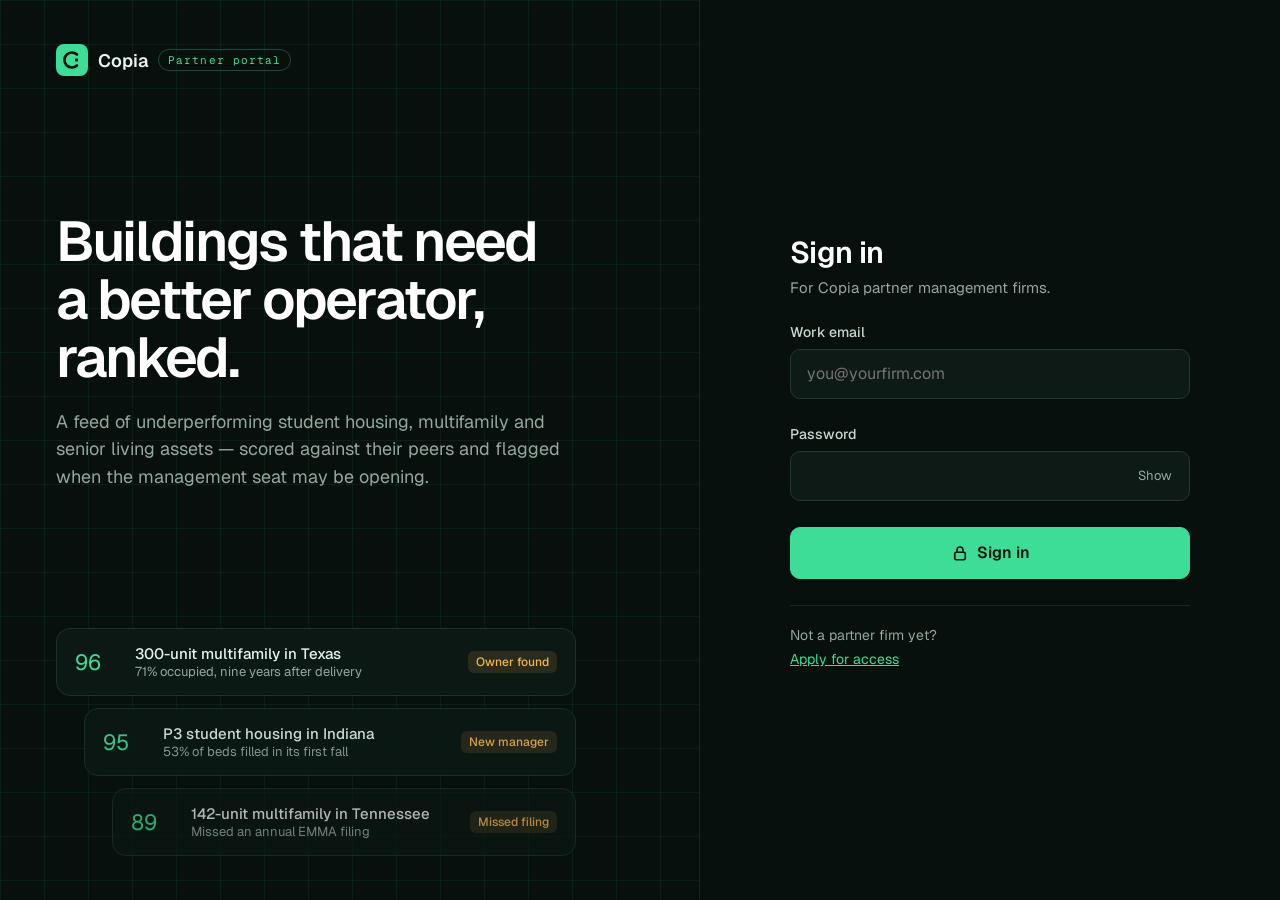
<file: portal.html>
<!doctype html>
<html lang="en">
<head>
<meta charset="utf-8">
<meta name="viewport" content="width=device-width, initial-scale=1">
<meta name="robots" content="noindex, nofollow">
<title>Copia Partner Portal</title>
<link rel="icon" href="assets/logo.svg" type="image/svg+xml">
<link rel="preconnect" href="https://fonts.googleapis.com">
<link rel="preconnect" href="https://fonts.gstatic.com" crossorigin>
<link href="https://fonts.googleapis.com/css2?family=Geist:wght@400;500;600;700&family=Geist+Mono:wght@400;500&display=swap" rel="stylesheet">
<link rel="stylesheet" href="assets/portal.css">
</head>
<body>

<!-- ============ LOGIN ============ -->
<div id="login-view" class="login">
  <div class="login-brand">
    <a class="logo" href="index.html">
      <svg width="32" height="32" viewBox="0 0 32 32" aria-hidden="true"><rect width="32" height="32" rx="8" fill="#3DDC97"/><path d="M21 10.5a7.5 7.5 0 1 0 0 11" fill="none" stroke="#07100C" stroke-width="2.6" stroke-linecap="round"/><rect x="19" y="14.5" width="3" height="3" rx=".8" fill="#07100C"/></svg>
      <b>Copia</b><span class="tagline">Partner portal</span>
    </a>
    <div>
      <h1>Buildings that need a better operator, ranked.</h1>
      <p class="sub">A feed of underperforming student housing, multifamily and senior living assets — scored against their peers and flagged when the management seat may be opening.</p>
    </div>
    <div class="teasers" aria-hidden="true">
      <div class="teaser"><span class="score">96</span><div style="flex:1;min-width:0"><div class="t1">300-unit multifamily in Texas</div><div class="t2">71% occupied, nine years after delivery</div></div><span class="badge amber">Owner found</span></div>
      <div class="teaser"><span class="score">95</span><div style="flex:1;min-width:0"><div class="t1">P3 student housing in Indiana</div><div class="t2">53% of beds filled in its first fall</div></div><span class="badge amber">New manager</span></div>
      <div class="teaser"><span class="score">89</span><div style="flex:1;min-width:0"><div class="t1">142-unit multifamily in Tennessee</div><div class="t2">Missed an annual EMMA filing</div></div><span class="badge amber">Missed filing</span></div>
    </div>
  </div>
  <div class="login-side">
    <form class="login-card" id="login-form" novalidate>
      <div>
        <h2>Sign in</h2>
        <p class="hint">For Copia partner management firms.</p>
      </div>
      <div class="f">
        <label for="email">Work email</label>
        <input class="in" id="email" name="email" type="email" autocomplete="username" placeholder="you@yourfirm.com" required>
      </div>
      <div class="f">
        <label for="password">Password</label>
        <div class="pw-wrap">
          <input class="in" id="password" name="password" type="password" autocomplete="current-password" required aria-describedby="login-err">
          <button type="button" class="pw-toggle" id="pw-toggle" aria-controls="password">Show</button>
        </div>
      </div>
      <p class="err" id="login-err" role="alert" hidden></p>
      <button type="submit" class="btn btn-mint" id="login-btn">
        <svg width="18" height="18" viewBox="0 0 24 24" fill="none" stroke="currentColor" stroke-width="2.2" stroke-linecap="round" aria-hidden="true"><rect x="5" y="11" width="14" height="10" rx="2"/><path d="M8 11V8a4 4 0 0 1 8 0v3"/></svg>
        <span>Sign in</span>
      </button>
      <div class="login-foot">
        <span>Not a partner firm yet?</span>
        <a href="index.html#managers">Apply for access</a>
      </div>
    </form>
  </div>
</div>

<!-- ============ APP ============ -->
<div id="app-view" hidden>
  <header class="top">
    <div class="top-in">
      <a class="logo" href="index.html" title="Copia Rentals home">
        <svg width="30" height="30" viewBox="0 0 32 32" aria-hidden="true"><rect width="32" height="32" rx="8" fill="#3DDC97"/><path d="M21 10.5a7.5 7.5 0 1 0 0 11" fill="none" stroke="#07100C" stroke-width="2.6" stroke-linecap="round"/><rect x="19" y="14.5" width="3" height="3" rx=".8" fill="#07100C"/></svg>
        <b>Copia</b><span class="tagline">Lead feed</span>
      </a>
      <div class="search">
        <label for="q" class="sr">Search leads</label>
        <svg width="18" height="18" viewBox="0 0 24 24" fill="none" stroke="#93A89E" stroke-width="2" stroke-linecap="round" aria-hidden="true"><circle cx="11" cy="11" r="7"/><path d="M20 20l-3.5-3.5"/></svg>
        <input class="in" id="q" type="search" placeholder="Search property, owner, manager, issuer, CUSIP…" autocomplete="off">
      </div>
      <div class="top-right">
        <span class="who" id="who"></span>
        <button class="btn" id="export-btn" type="button">
          <svg width="16" height="16" viewBox="0 0 24 24" fill="none" stroke="currentColor" stroke-width="2" stroke-linecap="round" stroke-linejoin="round" aria-hidden="true"><path d="M12 4v11M7 10l5 5 5-5M5 20h14"/></svg>Export CSV</button>
        <button class="btn" id="logout-btn" type="button">Log out</button>
      </div>
    </div>
  </header>

  <main class="main">
    <div class="tabs" role="tablist" aria-label="Lead views">
      <button class="tab" role="tab" data-tab="all" aria-selected="true">All leads <span class="ct" id="ct-all">0</span></button>
      <button class="tab" role="tab" data-tab="watch" aria-selected="false">Watchlist <span class="ct" id="ct-watch">0</span></button>
      <button class="tab" role="tab" data-tab="req" aria-selected="false">Intros requested <span class="ct" id="ct-req">0</span></button>
    </div>

    <div class="kpis">
      <div class="kpi"><span>Leads in view</span><strong id="k-count">0</strong></div>
      <div class="kpi m"><span>Avg. opportunity score</span><strong id="k-avg">0</strong></div>
      <div class="kpi a"><span>Management seat may be opening</span><strong id="k-open">0</strong></div>
      <div class="kpi"><span>Owners researched</span><strong id="k-units">0</strong></div>
    </div>

    <div class="body">
      <aside class="filters" aria-label="Filters"><details id="f-details" open><summary class="f-sum">Filters &amp; sort <span id="f-active"></span></summary><div class="f-inner">
        <div class="fl"><span class="fl-h" id="h-sector">Asset class</span><div class="chips" id="f-sector" role="group" aria-labelledby="h-sector"></div></div>
        <div class="fl"><span class="fl-h" id="h-seat">Management seat</span><div class="chips" id="f-seat" role="group" aria-labelledby="h-seat"></div></div>
        <div class="fl"><span class="fl-h" id="h-status">Property status</span><div class="chips" id="f-status" role="group" aria-labelledby="h-status"></div></div>
        <div class="fl"><label class="fl-h" for="f-state">State</label><select class="sel" id="f-state"><option value="">All states</option></select></div>
        <div class="fl"><label class="fl-h" for="f-min">Minimum opportunity score</label><div class="range"><input type="range" id="f-min" min="0" max="100" step="5" value="0"><output id="f-min-out" for="f-min">0</output></div></div>
        <div class="fl"><label class="fl-h" for="f-sort">Sort by</label>
          <select class="sel" id="f-sort">
            <option value="opp">Opportunity score (high first)</option>
            <option value="perf">Performance score (low first)</option>
            <option value="gap">Occupancy gap vs. peers (worst first)</option>
            <option value="expiry">Agreement expiry (soonest first)</option>
            <option value="occ">Occupancy (lowest first)</option>
            <option value="size">Size (largest first)</option>
          </select></div>
        <div class="fl">
          <label class="check"><input type="checkbox" id="f-stale">Hide data older than 2 years</label>
          <label class="check"><input type="checkbox" id="f-named">Only named properties</label>
          <label class="check"><input type="checkbox" id="f-res">Only researched owners</label>
        </div>
        <button class="link-btn" id="reset-btn" type="button">Reset filters</button>
        <p class="note" id="source-note">Scores come from public municipal bond disclosures (EMMA), benchmarked against sector peers. Opportunity combines room to improve with signals that the management seat may open.</p>
      </div></details></aside>

      <section class="list" aria-label="Leads">
        <div class="list-head"><span id="list-summary"></span></div>
        <div id="rows" style="display:flex;flex-direction:column;gap:8px"></div>
        <div class="empty" id="empty" hidden></div>
        <button class="btn more" id="more-btn" type="button" hidden>Show more</button>
      </section>

      <div class="detail-placeholder" id="detail-ph">Select a lead to see its scores, the current manager, agreement status and how to request an introduction.</div>
      <div class="backdrop" id="backdrop" hidden></div>
      <aside class="detail" id="detail" aria-label="Lead detail" hidden tabindex="-1"></aside>
    </div>
  </main>
</div>

<div class="toast" id="toast" role="status" aria-live="polite" hidden></div>

<script src="assets/config.js"></script>
<script src="data/leads.enc.js"></script>
<script src="assets/portal.js"></script>
</body>
</html>
</file>
<file: assets/portal.css>
:root{
  --bg:#07100C; --s1:#0B1612; --s2:#0D1A15; --s3:#12231C;
  --line:#1A2C24; --line-2:#23392F; --line-3:#2C4A3C;
  --text:#EAF2EE; --text-2:#C9D8D0; --muted:#93A89E; --muted-2:#7F948A;
  --mint:#3DDC97; --mint-2:#8CF0C4; --mint-ink:#04130C; --amber:#F5B454; --red:#FF8A7A;
  --font:"Geist",Inter,system-ui,-apple-system,"Segoe UI",sans-serif;
  --mono:"Geist Mono",ui-monospace,SFMono-Regular,Menlo,monospace;
}
*{box-sizing:border-box}
html,body{margin:0;background:var(--bg);color:var(--text);font-family:var(--font);-webkit-font-smoothing:antialiased}
body{min-height:100vh}
a{color:var(--mint)}a:hover{color:var(--mint-2)}
button,input,select{font:inherit}
:focus-visible{outline:2px solid var(--mint);outline-offset:2px}
[hidden]{display:none !important}
.sr{position:absolute;width:1px;height:1px;overflow:hidden;clip:rect(0 0 0 0);white-space:nowrap}
.num{font-family:var(--mono);font-variant-numeric:tabular-nums}

/* ---------- login ---------- */
.login{display:flex;flex-wrap:wrap;min-height:100vh}
.login-brand{flex:1 1 560px;min-width:0;padding:44px clamp(24px,5vw,56px);display:flex;flex-direction:column;justify-content:space-between;gap:48px;border-right:1px solid #16271F;
  background-image:linear-gradient(rgba(61,220,151,.07) 1px,transparent 1px),linear-gradient(90deg,rgba(61,220,151,.07) 1px,transparent 1px);background-size:44px 44px}
.logo{display:flex;align-items:center;gap:10px;text-decoration:none;color:var(--text)}
.logo b{font-weight:600;font-size:18px}
.logo .tagline{font-family:var(--mono);font-size:11px;letter-spacing:.1em;color:var(--mint);border:1px solid #1F4A37;border-radius:999px;padding:3px 9px}
.login-brand h1{margin:0;font-size:clamp(38px,4.6vw,56px);line-height:1.04;letter-spacing:-.035em;font-weight:600;color:#fff;max-width:13ch}
.login-brand .sub{margin:20px 0 0;font-size:18px;line-height:1.55;color:var(--muted);max-width:30em}
.teasers{display:flex;flex-direction:column;gap:12px;max-width:520px}
.teaser{display:flex;align-items:center;gap:16px;background:rgba(13,26,21,.92);border:1px solid #1E3229;border-radius:14px;padding:15px 18px}
.teaser:nth-child(2){margin-left:28px;opacity:.88}.teaser:nth-child(3){margin-left:56px;opacity:.74}
.teaser .score{font-family:var(--mono);font-size:22px;color:var(--mint);width:44px}
.teaser .t1{font-size:15px;font-weight:500}.teaser .t2{font-size:13px;color:var(--muted)}
.badge{font-size:12px;font-weight:500;border-radius:6px;padding:3px 8px;white-space:nowrap}
.badge.amber{color:var(--amber);background:rgba(245,180,84,.12)}
.badge.red{color:var(--red);background:rgba(255,138,122,.12)}
.badge.outline{color:var(--muted);border:1px solid var(--line-2);padding:2px 8px}
.badge.mint{color:var(--mint-ink);background:var(--mint)}
.login-side{flex:1 1 440px;min-width:0;display:flex;align-items:center;justify-content:center;padding:48px 24px}
.login-card{width:100%;max-width:400px;display:flex;flex-direction:column;gap:26px}
.login-card h2{margin:0;font-size:30px;letter-spacing:-.02em;font-weight:600;color:#fff}
.login-card .hint{margin:6px 0 0;font-size:15px;color:var(--muted)}
.f{display:flex;flex-direction:column;gap:8px}
.f label{font-size:14px;font-weight:500;color:var(--text-2)}
.in{min-height:50px;padding:0 16px;background:var(--s2);border:1px solid var(--line-2);border-radius:10px;color:var(--text);font-size:16px;width:100%}
.in:focus{outline:none;border-color:var(--mint);box-shadow:0 0 0 3px rgba(61,220,151,.18)}
.in[aria-invalid="true"]{border-color:var(--red)}
.pw-wrap{position:relative}.pw-wrap .in{padding-right:76px}
.pw-toggle{position:absolute;right:6px;top:6px;height:38px;padding:0 12px;border:0;border-radius:8px;background:transparent;color:var(--muted);cursor:pointer;font-size:13px}
.pw-toggle:hover{color:var(--text)}
.err{margin:0;font-size:14px;color:var(--red);display:flex;gap:8px;align-items:center}
.btn{display:inline-flex;align-items:center;justify-content:center;gap:8px;min-height:44px;padding:0 16px;border-radius:10px;border:1px solid var(--line-2);background:transparent;color:var(--text);cursor:pointer;font-size:14px;text-decoration:none;white-space:nowrap}
.btn:hover{border-color:var(--line-3);background:var(--s2);color:var(--text)}
.btn-mint{background:var(--mint);border-color:var(--mint);color:var(--mint-ink);font-weight:600;font-size:16px;min-height:52px}
.btn-mint:hover{background:var(--mint-2);border-color:var(--mint-2);color:var(--mint-ink)}
.btn-mint[disabled]{opacity:.7;cursor:progress}
.login-foot{border-top:1px solid #16271F;padding-top:20px;font-size:14px;color:var(--muted);display:flex;flex-direction:column;gap:6px}
.spin{width:16px;height:16px;border:2px solid rgba(4,19,12,.3);border-top-color:var(--mint-ink);border-radius:50%;animation:sp .7s linear infinite}
@keyframes sp{to{transform:rotate(360deg)}}
@media (prefers-reduced-motion:reduce){.spin{animation-duration:2s}}

/* ---------- app ---------- */
.top{position:sticky;top:0;z-index:30;background:rgba(7,16,12,.94);backdrop-filter:blur(8px);border-bottom:1px solid #16271F}
.top-in{max-width:1560px;margin:0 auto;padding:12px 24px;display:flex;flex-wrap:wrap;align-items:center;gap:14px 20px}
.top .logo .tagline{border:0;padding:0}
.search{flex:1 1 300px;min-width:0;max-width:560px;position:relative}
.search svg{position:absolute;left:14px;top:13px;pointer-events:none}
.search .in{min-height:44px;padding-left:42px;font-size:15px}
.top-right{display:flex;align-items:center;gap:10px;margin-left:auto;flex-wrap:wrap}
.who{font-size:14px;color:var(--muted);max-width:220px;overflow:hidden;text-overflow:ellipsis;white-space:nowrap}

.main{max-width:1560px;margin:0 auto;padding:22px 24px 60px;display:flex;flex-direction:column;gap:20px}
.tabs{display:flex;gap:4px;border-bottom:1px solid var(--line);overflow-x:auto}
.tab{min-height:44px;padding:0 16px;border:0;background:transparent;color:var(--muted);cursor:pointer;border-bottom:2px solid transparent;margin-bottom:-1px;font-size:15px;white-space:nowrap;display:flex;align-items:center;gap:8px}
.tab:hover{color:var(--text)}
.tab[aria-selected="true"]{color:#fff;border-bottom-color:var(--mint)}
.tab .ct{font-family:var(--mono);font-size:12px;color:var(--muted);background:var(--s3);border-radius:999px;padding:1px 8px}

.kpis{display:grid;grid-template-columns:repeat(auto-fit,minmax(150px,1fr));gap:12px}
@media (max-width:520px){.kpi strong{font-size:24px}.kpi{padding:14px}}
.kpi{background:var(--s2);border:1px solid #1E3229;border-radius:14px;padding:16px 18px;display:flex;flex-direction:column;gap:4px}
.kpi span{font-size:13px;color:var(--muted)}
.kpi strong{font-family:var(--mono);font-size:30px;font-weight:500;color:#fff;line-height:1.2}
.kpi.m strong{color:var(--mint)}.kpi.a strong{color:var(--amber)}

.body{display:flex;flex-wrap:wrap;gap:20px;align-items:flex-start}
.filters{flex:0 1 260px;min-width:240px;display:flex;flex-direction:column;gap:22px;background:var(--s2);border:1px solid #1E3229;border-radius:16px;padding:20px;position:sticky;top:84px;max-height:calc(100vh - 100px);overflow:auto}
.fl{display:flex;flex-direction:column;gap:10px}
.fl-h{font-size:13px;font-weight:500;color:var(--muted)}
.chips{display:flex;flex-wrap:wrap;gap:8px}
.chip{min-height:36px;padding:0 13px;border-radius:999px;border:1px solid var(--line-2);background:transparent;color:var(--text-2);cursor:pointer;font-size:13px}
.chip:hover{border-color:var(--mint)}
.chip[aria-pressed="true"]{border-color:var(--mint);background:rgba(61,220,151,.14);color:var(--mint-2)}
.sel{min-height:44px;padding:0 12px;background:var(--s1);border:1px solid var(--line-2);border-radius:10px;color:var(--text);font-size:14px;width:100%}
.range{display:flex;align-items:center;gap:12px}
.range input{flex:1;accent-color:var(--mint)}
.range output{font-family:var(--mono);font-size:14px;width:28px;text-align:right}
.check{display:flex;align-items:center;gap:10px;min-height:36px;font-size:14px;color:var(--text-2);cursor:pointer}
.check input{width:18px;height:18px;accent-color:var(--mint)}
.note{margin:0;font-size:12px;line-height:1.5;color:var(--muted-2)}
.link-btn{background:none;border:0;color:var(--mint);cursor:pointer;padding:0;font-size:13px;text-align:left}

.list{flex:999 1 560px;min-width:0;display:flex;flex-direction:column;gap:8px}
.list-head{display:flex;justify-content:space-between;align-items:center;gap:12px;font-size:14px;color:var(--muted);padding:0 2px 4px}
.row{width:100%;text-align:left;color:inherit;cursor:pointer;display:grid;grid-template-columns:58px minmax(0,1fr) minmax(280px,340px) 44px;align-items:center;gap:18px;padding:14px 16px 14px 18px;border-radius:14px;border:1px solid var(--line);background:var(--s1)}
.row:hover{border-color:var(--line-3);background:#0F1F19}
.row[aria-current="true"]{border-color:var(--mint);background:#10221B}
.row-main{min-width:0;display:flex;flex-direction:column;gap:5px}
.row-title{display:flex;flex-wrap:wrap;align-items:center;gap:8px}
.row-title b{font-size:16px;font-weight:600;color:#fff}
.row-title b.dim{color:var(--text-2);font-weight:500}
.meta{font-size:13px;color:var(--muted)}
.metrics{display:grid;grid-template-columns:92px 76px minmax(0,1fr);gap:12px}
.metric{display:flex;flex-direction:column;gap:2px;min-width:0}
.metric span{font-size:11px;color:var(--muted-2)}
.metric b{font-weight:400;font-size:15px;color:var(--text);white-space:nowrap;overflow:hidden;text-overflow:ellipsis}
.metric b.txt{font-family:var(--font);font-size:14px}
.star{width:44px;height:44px;border-radius:10px;border:1px solid transparent;background:transparent;color:var(--muted);cursor:pointer;display:flex;align-items:center;justify-content:center}
.star:hover{border-color:var(--line-2);color:var(--text)}
.star[aria-pressed="true"]{color:var(--amber)}
.star[aria-pressed="true"] svg{fill:var(--amber)}
@media (max-width:820px){
  .row{grid-template-columns:52px minmax(0,1fr) 44px}
  .row .metrics{grid-column:1/-1;grid-row:2;grid-template-columns:96px 92px minmax(0,1fr)}
  .row .star{grid-column:3;grid-row:1;align-self:start}
}
.empty{border:1px dashed var(--line-2);border-radius:16px;padding:44px 24px;text-align:center;color:var(--muted);display:flex;flex-direction:column;gap:12px;align-items:center}
.more{align-self:center;margin-top:8px}

/* detail */
.detail{flex:0 1 460px;max-width:500px;min-width:340px;position:sticky;top:84px;max-height:calc(100vh - 100px);overflow:auto;background:var(--s2);border:1px solid var(--line-2);border-radius:18px;padding:24px;display:flex;flex-direction:column;gap:20px}
.detail-placeholder{flex:0 1 320px;max-width:380px;min-width:280px;position:sticky;top:84px;border:1px dashed var(--line-2);border-radius:18px;padding:32px 24px;color:var(--muted);font-size:15px;line-height:1.55}
.d-head{display:flex;justify-content:space-between;align-items:flex-start;gap:12px}
.d-kicker{font-family:var(--mono);font-size:12px;color:var(--mint)}
.d-head h2{margin:6px 0 4px;font-size:22px;line-height:1.2;font-weight:600;color:#fff}
.icon-btn{flex:none;width:44px;height:44px;border-radius:10px;border:1px solid var(--line-2);background:transparent;color:var(--muted);cursor:pointer;display:flex;align-items:center;justify-content:center}
.icon-btn:hover{color:var(--text);border-color:var(--line-3)}
.tiles{display:grid;grid-template-columns:repeat(2,minmax(0,1fr));gap:10px}
.tile{background:var(--s3);border-radius:12px;padding:13px 14px;display:flex;flex-direction:column;gap:2px}
.tile span{font-size:12px;color:var(--muted)}
.tile b{font-family:var(--mono);font-weight:400;font-size:22px;color:#fff}
.tile b.m{color:var(--mint)}
.tile small{font-family:var(--mono);font-size:12px}
.bar{height:6px;border-radius:3px;background:#1E3229;overflow:hidden;margin-top:6px}
.bar i{display:block;height:100%;background:var(--mint);border-radius:3px}
.kv{display:flex;flex-direction:column;font-size:14px}
.kv div{display:flex;justify-content:space-between;gap:16px;padding:11px 0;border-bottom:1px solid #1E3229}
.kv div:last-child{border-bottom:0}
.kv dt{color:var(--muted)}.kv dd{margin:0;color:var(--text);text-align:right}
.d-actions{display:flex;flex-direction:column;gap:10px}
.d-actions .row2{display:flex;gap:10px}.d-actions .row2 .btn{flex:1}
.ok{display:flex;gap:12px;align-items:flex-start;background:rgba(61,220,151,.1);border:1px solid #1F4A37;border-radius:12px;padding:14px 16px;font-size:14px;color:#B4C4BC}
.ok b{display:block;color:#fff;margin-bottom:2px}
.backdrop{display:none}
@media (max-width:1180px){
  .detail-placeholder{display:none}
  .detail{position:fixed;top:0;right:0;bottom:0;max-height:none;width:min(520px,100%);max-width:none;border-radius:0;border-width:0 0 0 1px;z-index:60;box-shadow:-20px 0 60px rgba(0,0,0,.5)}
  .backdrop{display:block;position:fixed;inset:0;background:rgba(0,0,0,.55);z-index:55}
}
@media (max-width:900px){.filters{position:static;max-height:none;flex:1 1 100%}}

.toast{position:fixed;left:50%;bottom:24px;transform:translateX(-50%);background:#fff;color:var(--mint-ink);padding:12px 18px;border-radius:12px;font-size:14px;font-weight:500;z-index:80;box-shadow:0 10px 30px rgba(0,0,0,.4)}

details#f-details{display:contents}
.f-inner{display:flex;flex-direction:column;gap:22px}
.f-sum{display:none}
@media (max-width:900px){
  .top{position:static}
  .who{display:none}
  .top-right{margin-left:0}
  .filters{padding:0}
  details#f-details{display:block}
  .f-sum{display:flex;align-items:center;justify-content:space-between;min-height:52px;padding:0 18px;cursor:pointer;font-weight:500;list-style:none}
  .f-sum::-webkit-details-marker{display:none}
  .f-sum::after{content:"+";font-family:var(--mono);color:var(--mint);font-size:18px}
  details[open] .f-sum::after{content:"–"}
  .f-inner{padding:4px 18px 20px}
  #f-active{font-family:var(--mono);font-size:12px;color:var(--mint);margin-left:auto;margin-right:12px}
}

.badge.mint-o{color:var(--mint-2);border:1px solid #1F4A37;padding:2px 8px}
.note-box{border:1px solid var(--line-2);border-radius:12px;padding:12px 14px;font-size:13px;line-height:1.5;color:var(--text-2);background:var(--s1)}
.note-box b{display:block;color:#fff;font-size:14px;margin-bottom:2px}
.note-box.hot{border-color:#5A4520;background:rgba(245,180,84,.08)}
.note-box.hot b{color:var(--amber)}
.note-box.warn{border-color:#5A2A24;background:rgba(255,138,122,.08)}
.note-box.warn b{color:var(--red)}
details.sec{border-top:1px solid #1E3229;padding-top:4px}
details.sec>summary{cursor:pointer;list-style:none;min-height:44px;display:flex;align-items:center;justify-content:space-between;font-weight:600;font-size:15px;color:#fff}
details.sec>summary::-webkit-details-marker{display:none}
details.sec>summary::after{content:"+";font-family:var(--mono);color:var(--mint)}
details.sec[open]>summary::after{content:"–"}
.sec-body{display:flex;flex-direction:column;gap:12px;padding-bottom:12px;font-size:14px}
.sec-body h4{margin:6px 0 0;font-size:13px;font-weight:500;color:var(--muted)}
.people{display:grid;gap:8px}
.person{display:flex;flex-direction:column;gap:2px;background:var(--s3);border-radius:10px;padding:10px 12px;font-size:14px;overflow-wrap:anywhere}
.person b{color:#fff;font-weight:600}
.quote{margin:0;padding:10px 12px;border-left:3px solid var(--line-3);background:var(--s1);border-radius:0 8px 8px 0;font-size:13px;line-height:1.5;color:var(--text-2);overflow-wrap:anywhere}
.srcs{margin:0;font-size:12px;color:var(--muted);overflow-wrap:anywhere}
.tbl{width:100%;border-collapse:collapse;font-size:13px}
.tbl th{text-align:left;font-weight:500;color:var(--muted);padding:6px 6px 6px 0;border-bottom:1px solid #1E3229}
.tbl td{padding:7px 6px 7px 0;border-bottom:1px solid #16271F;vertical-align:top}
.docs{list-style:none;margin:0;padding:0;display:flex;flex-direction:column;gap:8px;font-size:13px}
.docs li{display:grid;grid-template-columns:86px 1fr;gap:2px 10px}
.docs .dt{grid-column:2;color:var(--muted);font-size:12px;text-transform:capitalize}
.docs a{grid-column:2;overflow-wrap:anywhere}
.docs .num{grid-row:1/3;color:var(--text-2)}
.kv dd{overflow-wrap:anywhere;max-width:65%}
</file>
